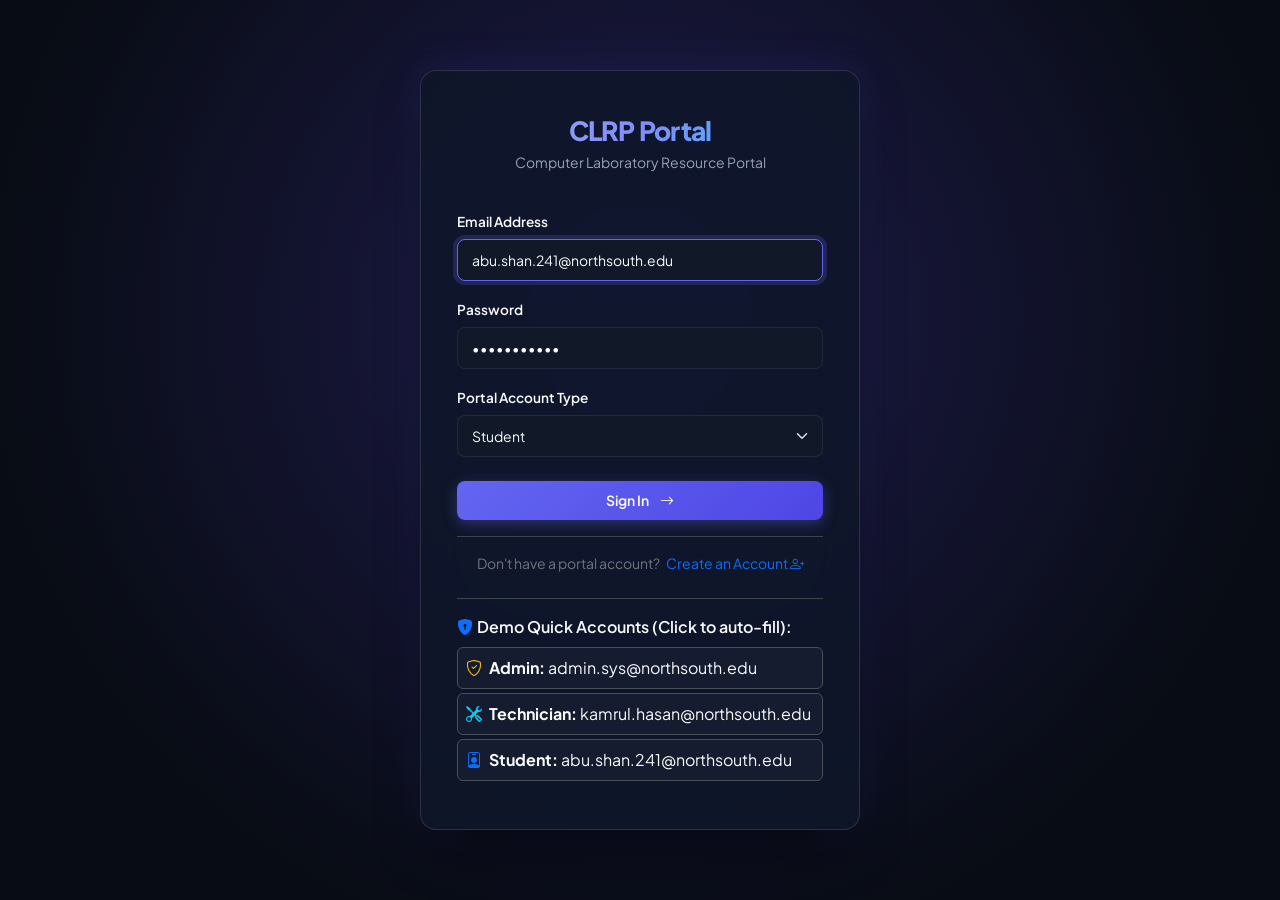
<file: index.html>
<!DOCTYPE html>
<html lang="en" data-bs-theme="dark">

<head>
    <meta charset="UTF-8">
    <meta name="viewport" content="width=device-width, initial-scale=1.0">
    <title>Login - Computer Laboratory Resource Portal</title>
    <link rel="preconnect" href="https://fonts.googleapis.com">
    <link rel="preconnect" href="https://fonts.gstatic.com" crossorigin>
    <link href="https://fonts.googleapis.com/css2?family=Plus+Jakarta+Sans:wght@300;400;500;600;700;800&display=swap" rel="stylesheet">
    <link href="https://cdn.jsdelivr.net/npm/bootstrap@5.3.3/dist/css/bootstrap.min.css" rel="stylesheet">
    <link rel="stylesheet" href="https://cdn.jsdelivr.net/npm/bootstrap-icons@1.11.3/font/bootstrap-icons.min.css">
    <link rel="stylesheet" href="assets/css/custom.css">
</head>

<body class="login-body">

    <div class="login-card">
        <div class="login-brand text-center">
            <h2>CLRP Portal</h2>
            <p>Computer Laboratory Resource Portal</p>
        </div>

        <div id="login-alert" class="alert alert-info py-2 px-3 mb-4 d-none align-items-center gap-2" style="font-size: 0.85rem;" role="alert">
            <i class="bi bi-info-circle-fill flex-shrink-0"></i>
            <div id="login-alert-msg">Logging in...</div>
        </div>

        <form id="loginForm" onsubmit="handleLogin(event)">
            <div class="mb-3">
                <label for="email" class="form-label">Email Address</label>
                <input type="email" class="form-control" id="email" name="email" value="abu.shan.241@northsouth.edu"
                    placeholder="user@northsouth.edu" required autofocus>
            </div>

            <div class="mb-3">
                <label for="password" class="form-label">Password</label>
                <input type="password" class="form-control" id="password" name="password" value="password123" placeholder="••••••••"
                    required>
            </div>

            <div class="mb-4">
                <label for="role" class="form-label">Portal Account Type</label>
                <select class="form-select" id="role" name="role">
                    <option value="auto">Auto-Detect Portal Role</option>
                    <option value="student" selected>Student</option>
                    <option value="technician">Technician</option>
                    <option value="admin">Administrator</option>
                </select>
            </div>

            <button type="submit" class="btn btn-primary-clrp w-100 py-2.5 mb-3">
                Sign In <i class="bi bi-arrow-right ms-1"></i>
            </button>
        </form>

        <div class="text-center pt-3 mb-3 border-top border-secondary-subtle" style="font-size: 0.875rem;">
            <span class="text-secondary">Don't have a portal account?</span>
            <a href="views/register.html" class="text-primary font-semibold text-decoration-none ms-1">
                Create an Account <i class="bi bi-person-plus"></i>
            </a>
        </div>

        <div class="mt-4 pt-3 border-top border-secondary-subtle demo-accounts-box">
            <div class="fw-semibold text-light-emphasis mb-2 d-flex align-items-center gap-1">
                <i class="bi bi-shield-lock-fill text-primary"></i> Demo Quick Accounts (Click to auto-fill):
            </div>
            <div class="demo-acc-item role-clickable p-2 mb-1 border rounded" style="cursor: pointer; background: rgba(255,255,255,0.03);" onclick="fillDemo('admin.sys@northsouth.edu', 'password123', 'admin')">
                <i class="bi bi-shield-check text-warning me-1"></i> <strong>Admin:</strong> admin.sys@northsouth.edu
            </div>
            <div class="demo-acc-item role-clickable p-2 mb-1 border rounded" style="cursor: pointer; background: rgba(255,255,255,0.03);" onclick="fillDemo('kamrul.hasan@northsouth.edu', 'password123', 'technician')">
                <i class="bi bi-tools text-info me-1"></i> <strong>Technician:</strong> kamrul.hasan@northsouth.edu
            </div>
            <div class="demo-acc-item role-clickable p-2 mb-1 border rounded" style="cursor: pointer; background: rgba(255,255,255,0.03);" onclick="fillDemo('abu.shan.241@northsouth.edu', 'password123', 'student')">
                <i class="bi bi-person-badge text-primary me-1"></i> <strong>Student:</strong> abu.shan.241@northsouth.edu
            </div>
        </div>
    </div>

    <!-- Bootstrap 5 JS Bundle -->
    <script src="https://cdn.jsdelivr.net/npm/bootstrap@5.3.3/dist/js/bootstrap.bundle.min.js"></script>
    <script>
        function fillDemo(email, password, role) {
            document.getElementById('email').value = email;
            document.getElementById('password').value = password;
            document.getElementById('role').value = role;
            
            const alertBox = document.getElementById('login-alert');
            const alertMsg = document.getElementById('login-alert-msg');
            alertBox.className = "alert alert-success py-2 px-3 mb-4 d-flex align-items-center gap-2";
            alertMsg.innerText = `Auto-filled demo account for ${role.toUpperCase()}. Click Sign In to continue!`;
        }

        function handleLogin(e) {
            e.preventDefault();
            const email = document.getElementById('email').value.toLowerCase();
            let role = document.getElementById('role').value;

            if (role === 'auto') {
                if (email.includes('admin')) role = 'admin';
                else if (email.includes('kamrul') || email.includes('tech')) role = 'technician';
                else role = 'student';
            }

            const alertBox = document.getElementById('login-alert');
            const alertMsg = document.getElementById('login-alert-msg');
            alertBox.className = "alert alert-info py-2 px-3 mb-4 d-flex align-items-center gap-2";
            alertMsg.innerText = "Signing in... Redirecting to portal dashboard.";

            setTimeout(() => {
                if (role === 'admin') {
                    window.location.href = 'views/admin/dashboard.html';
                } else if (role === 'technician') {
                    window.location.href = 'views/technician/dashboard.html';
                } else {
                    window.location.href = 'views/student/dashboard.html';
                }
            }, 600);
        }
    </script>
</body>

</html>
</file>
<file: assets/css/custom.css>
/* assets/css/custom.css - CLRP Modern Dark Design System */

@import url('https://fonts.googleapis.com/css2?family=Plus+Jakarta+Sans:wght@300;400;500;600;700;800&display=swap');

:root,
[data-bs-theme="dark"] {
  --font-family: 'Plus Jakarta Sans', -apple-system, BlinkMacSystemFont, 'Segoe UI', Roboto, sans-serif;
  
  /* Dark Color Palette */
  --bg-main: #080c14;
  --bg-surface: #0f172a;
  --bg-card: rgba(15, 23, 42, 0.85);
  --bg-card-solid: #0f172a;
  --bg-sidebar: #0b0f19;
  --bg-input: #111827;
  
  --border-color: rgba(255, 255, 255, 0.08);
  --border-hover: rgba(99, 102, 241, 0.35);
  --border-focus: #6366f1;
  
  --text-primary: #f8fafc;
  --text-secondary: #94a3b8;
  --text-muted: #64748b;
  
  /* Accent Colors */
  --primary: #6366f1;
  --primary-hover: #4f46e5;
  --primary-light: rgba(99, 102, 241, 0.15);
  --primary-glow: rgba(99, 102, 241, 0.35);
  
  --cyan: #06b6d4;
  --emerald: #10b981;
  --amber: #f59e0b;
  --rose: #f43f5e;
  
  --sidebar-width: 260px;
  
  color-scheme: dark;
}

[data-bs-theme="light"] {
  --bg-main: #f8fafc;
  --bg-surface: #ffffff;
  --bg-card: rgba(255, 255, 255, 0.95);
  --bg-card-solid: #ffffff;
  --bg-sidebar: #0f172a;
  --bg-input: #ffffff;
  
  --border-color: rgba(15, 23, 42, 0.12);
  --border-hover: rgba(99, 102, 241, 0.45);
  --border-focus: #4f46e5;
  
  --text-primary: #0f172a;
  --text-secondary: #475569;
  --text-muted: #64748b;
  
  --primary: #4f46e5;
  --primary-hover: #4338ca;
  --primary-light: rgba(79, 70, 229, 0.1);
  --primary-glow: rgba(79, 70, 229, 0.2);
  
  color-scheme: light;
}

/* Global Reset & Base Styles */
* {
  box-sizing: border-box;
}

body {
  font-family: var(--font-family);
  background-color: var(--bg-main);
  background-image: 
    radial-gradient(at 15% 15%, rgba(30, 27, 75, 0.4) 0px, transparent 50%),
    radial-gradient(at 85% 85%, rgba(15, 23, 42, 0.6) 0px, transparent 50%);
  background-attachment: fixed;
  color: var(--text-primary);
  margin: 0;
  padding: 0;
  -webkit-font-smoothing: antialiased;
  -moz-osx-font-smoothing: grayscale;
  scrollbar-color: #334155 #080c14;
  scrollbar-width: thin;
}

/* WebKit Scrollbar Styling */
@supports not (scrollbar-color: auto) {
  ::-webkit-scrollbar {
    width: 8px;
    height: 8px;
  }
  ::-webkit-scrollbar-track {
    background: #080c14;
  }
  ::-webkit-scrollbar-thumb {
    background: #334155;
    border-radius: 4px;
  }
  ::-webkit-scrollbar-thumb:hover {
    background: #475569;
  }
}

/* App Layout */
.app-wrapper {
  display: flex;
  min-height: 100vh;
}

/* Sidebar Navigation */
.app-sidebar {
  width: var(--sidebar-width);
  background-color: var(--bg-sidebar);
  color: #f8fafc;
  flex-shrink: 0;
  display: flex;
  flex-direction: column;
  border-right: 1px solid var(--border-color);
  box-shadow: 4px 0 24px rgba(0, 0, 0, 0.4);
  z-index: 10;
}

.sidebar-brand {
  padding: 1.75rem 1.5rem;
  border-bottom: 1px solid var(--border-color);
  background: linear-gradient(180deg, rgba(99, 102, 241, 0.08) 0%, transparent 100%);
}

.sidebar-brand h1 {
  font-size: 1.2rem;
  font-weight: 800;
  margin: 0;
  background: linear-gradient(135deg, #a5b4fc 0%, #818cf8 50%, #38bdf8 100%);
  -webkit-background-clip: text;
  background-clip: text;
  -webkit-text-fill-color: transparent;
  letter-spacing: -0.03em;
  display: flex;
  align-items: center;
  gap: 0.5rem;
}

.sidebar-brand h1::before {
  content: '';
  display: inline-block;
  width: 10px;
  height: 10px;
  background-color: var(--primary);
  border-radius: 50%;
  box-shadow: 0 0 10px var(--primary);
}

.sidebar-brand span {
  font-size: 0.75rem;
  color: var(--text-secondary);
  font-weight: 500;
  display: block;
  margin-top: 0.25rem;
  letter-spacing: 0.02em;
}

.sidebar-menu {
  list-style: none;
  padding: 1.25rem 0.75rem;
  margin: 0;
  flex-grow: 1;
  display: flex;
  flex-direction: column;
  gap: 0.35rem;
}

.sidebar-menu li a {
  display: flex;
  align-items: center;
  gap: 0.85rem;
  padding: 0.8rem 1rem;
  color: #94a3b8;
  text-decoration: none;
  font-size: 0.875rem;
  font-weight: 600;
  border-radius: 0.6rem;
  transition: all 0.2s cubic-bezier(0.4, 0, 0.2, 1);
  position: relative;
}

.sidebar-menu li a i {
  font-size: 1.1rem;
  transition: transform 0.2s ease, color 0.2s ease;
}

.sidebar-menu li a:hover {
  background-color: rgba(255, 255, 255, 0.05);
  color: #f1f5f9;
}

.sidebar-menu li a:hover i {
  transform: translateX(2px);
  color: var(--primary);
}

.sidebar-menu li a.active {
  background: linear-gradient(135deg, rgba(99, 102, 241, 0.25) 0%, rgba(99, 102, 241, 0.1) 100%);
  color: #ffffff;
  border: 1px solid rgba(99, 102, 241, 0.4);
  box-shadow: 0 4px 14px rgba(99, 102, 241, 0.2);
}

.sidebar-menu li a.active i {
  color: #818cf8;
}

.sidebar-footer {
  padding: 1.25rem;
  border-top: 1px solid var(--border-color);
  background-color: rgba(0, 0, 0, 0.2);
}

.user-profile {
  display: flex;
  align-items: center;
  justify-content: space-between;
  gap: 0.75rem;
}

.user-info {
  line-height: 1.3;
  overflow: hidden;
}

.user-info .user-name {
  font-size: 0.875rem;
  font-weight: 700;
  color: #f8fafc;
  white-space: nowrap;
  text-overflow: ellipsis;
  overflow: hidden;
}

.user-info .user-role {
  font-size: 0.75rem;
  color: #94a3b8;
  font-weight: 500;
  text-transform: capitalize;
}

.btn-logout {
  color: #f87171;
  background: rgba(248, 113, 113, 0.1);
  border: 1px solid rgba(248, 113, 113, 0.25);
  border-radius: 0.5rem;
  padding: 0.45rem 0.65rem;
  font-size: 0.85rem;
  text-decoration: none;
  transition: all 0.2s ease;
  display: flex;
  align-items: center;
  justify-content: center;
}

.btn-logout:hover {
  background-color: #ef4444;
  color: #ffffff;
  border-color: #ef4444;
  box-shadow: 0 0 12px rgba(239, 68, 68, 0.4);
}

/* Main Content Area */
.app-content {
  flex-grow: 1;
  padding: 2.25rem 2.75rem;
  overflow-y: auto;
  max-width: calc(100vw - var(--sidebar-width));
}

.page-header {
  margin-bottom: 2rem;
  display: flex;
  align-items: center;
  justify-content: space-between;
  padding-bottom: 1.25rem;
  border-bottom: 1px solid var(--border-color);
}

.page-header h2 {
  font-size: 1.65rem;
  font-weight: 800;
  color: var(--text-primary);
  margin: 0;
  letter-spacing: -0.03em;
}

.page-header p {
  color: var(--text-secondary);
  margin: 0.35rem 0 0 0;
  font-size: 0.925rem;
}

/* Modern Dark Stat Cards */
.stat-card {
  background: linear-gradient(145deg, rgba(15, 23, 42, 0.95), rgba(24, 33, 54, 0.7));
  backdrop-filter: blur(12px);
  border: 1px solid var(--border-color);
  border-radius: 0.85rem;
  padding: 1.35rem 1.5rem;
  box-shadow: 0 4px 20px -2px rgba(0, 0, 0, 0.3);
  transition: transform 0.25s ease, border-color 0.25s ease, box-shadow 0.25s ease;
  position: relative;
  overflow: hidden;
}

.stat-card::before {
  content: '';
  position: absolute;
  top: 0;
  left: 0;
  right: 0;
  height: 3px;
  background: linear-gradient(90deg, var(--primary), var(--cyan));
  opacity: 0.8;
}

.stat-card:hover {
  transform: translateY(-4px);
  border-color: var(--border-hover);
  box-shadow: 0 12px 28px -6px rgba(0, 0, 0, 0.5), 0 0 18px rgba(99, 102, 241, 0.15);
}

.stat-card .stat-title {
  font-size: 0.775rem;
  font-weight: 700;
  color: var(--text-secondary);
  text-transform: uppercase;
  letter-spacing: 0.06em;
  margin-bottom: 0.6rem;
}

.stat-card .stat-value {
  font-size: 2.1rem;
  font-weight: 800;
  color: #ffffff;
  line-height: 1.1;
  letter-spacing: -0.03em;
}

.stat-card .stat-desc {
  font-size: 0.8rem;
  color: var(--text-muted);
  margin-top: 0.5rem;
}

/* Status Badges - Dark Glowing */
.status-badge {
  display: inline-flex;
  align-items: center;
  gap: 0.35rem;
  padding: 0.3rem 0.75rem;
  border-radius: 9999px;
  font-size: 0.75rem;
  font-weight: 700;
  line-height: 1;
  letter-spacing: 0.02em;
  border: 1px solid transparent;
}

.badge-available {
  background-color: rgba(16, 185, 129, 0.12);
  color: #34d399;
  border-color: rgba(52, 211, 153, 0.3);
  box-shadow: 0 0 10px rgba(52, 211, 153, 0.15);
}

.badge-pending {
  background-color: rgba(245, 158, 11, 0.12);
  color: #fbbf24;
  border-color: rgba(251, 191, 36, 0.3);
  box-shadow: 0 0 10px rgba(251, 191, 36, 0.15);
}

.badge-maintenance {
  background-color: rgba(244, 63, 94, 0.12);
  color: #f87171;
  border-color: rgba(248, 113, 113, 0.3);
  box-shadow: 0 0 10px rgba(248, 113, 113, 0.15);
}

.badge-neutral {
  background-color: rgba(148, 163, 184, 0.12);
  color: #cbd5e1;
  border-color: rgba(203, 213, 225, 0.2);
}

/* Data Tables */
.table-custom-container {
  background: var(--bg-card);
  backdrop-filter: blur(16px);
  border: 1px solid var(--border-color);
  border-radius: 0.85rem;
  overflow: hidden;
  box-shadow: 0 8px 30px rgba(0, 0, 0, 0.35);
}

.table-custom {
  width: 100%;
  border-collapse: collapse;
  margin: 0;
  font-size: 0.875rem;
  color: var(--text-primary);
}

.table-custom th {
  background-color: #0b0f19;
  color: var(--text-secondary);
  font-weight: 700;
  text-transform: uppercase;
  font-size: 0.75rem;
  letter-spacing: 0.05em;
  padding: 1rem 1.35rem;
  border-bottom: 1px solid var(--border-color);
  text-align: left;
}

.table-custom td {
  padding: 1.05rem 1.35rem;
  border-bottom: 1px solid var(--border-color);
  color: #e2e8f0;
  vertical-align: middle;
}

.table-custom tbody tr {
  transition: background-color 0.15s ease;
}

.table-custom tbody tr:last-child td {
  border-bottom: none;
}

.table-custom tbody tr:hover {
  background-color: rgba(99, 102, 241, 0.06);
}

/* Scrollable Table Viewport */
.table-scrollable {
  max-height: 540px;
  overflow-y: auto;
  overflow-x: auto;
  --scrollbar-thumb: rgba(99, 102, 241, 0.4);
  --scrollbar-track: rgba(15, 23, 42, 0.2);
  scrollbar-width: thin;
  scrollbar-color: var(--scrollbar-thumb) var(--scrollbar-track);
}

.table-scrollable:hover {
  --scrollbar-thumb: rgba(99, 102, 241, 0.7);
}

.table-scrollable .table-custom th {
  position: sticky;
  top: 0;
  z-index: 10;
  box-shadow: 0 1px 0 var(--border-color);
}

[data-bs-theme="light"] .table-scrollable {
  --scrollbar-thumb: rgba(99, 102, 241, 0.3);
  --scrollbar-track: rgba(0, 0, 0, 0.03);
}

[data-bs-theme="light"] .table-scrollable:hover {
  --scrollbar-thumb: rgba(99, 102, 241, 0.6);
}

[data-bs-theme="light"] .table-scrollable .table-custom th {
  box-shadow: 0 1px 0 rgba(0, 0, 0, 0.08);
}

@supports not (scrollbar-color: auto) {
  .table-scrollable::-webkit-scrollbar {
    width: 6px;
    height: 6px;
  }
  .table-scrollable::-webkit-scrollbar-thumb {
    background: var(--scrollbar-thumb);
    border-radius: 4px;
  }
  .table-scrollable::-webkit-scrollbar-track {
    background: var(--scrollbar-track);
  }
}

/* Cards & Content Containers */
.content-card {
  background: var(--bg-card);
  backdrop-filter: blur(16px);
  border: 1px solid var(--border-color);
  border-radius: 0.85rem;
  padding: 1.75rem;
  margin-bottom: 1.75rem;
  box-shadow: 0 8px 30px rgba(0, 0, 0, 0.35);
}

.content-card .card-title {
  font-size: 1.15rem;
  font-weight: 700;
  color: var(--text-primary);
  margin-bottom: 1.25rem;
  letter-spacing: -0.02em;
}

/* Software Tags */
.software-tag {
  display: inline-block;
  background-color: rgba(99, 102, 241, 0.12);
  color: #a5b4fc;
  font-size: 0.775rem;
  font-weight: 600;
  padding: 0.25rem 0.6rem;
  border-radius: 0.375rem;
  margin-right: 0.35rem;
  margin-bottom: 0.35rem;
  border: 1px solid rgba(99, 102, 241, 0.25);
}

/* Custom Buttons */
.btn-primary-clrp {
  background: linear-gradient(135deg, #6366f1 0%, #4f46e5 100%);
  color: #ffffff !important;
  font-weight: 600;
  font-size: 0.875rem;
  padding: 0.55rem 1.15rem;
  border-radius: 0.5rem;
  border: none;
  box-shadow: 0 4px 14px rgba(99, 102, 241, 0.35);
  transition: all 0.2s ease;
  display: inline-flex;
  align-items: center;
  justify-content: center;
  gap: 0.4rem;
}

.btn-primary-clrp:hover {
  background: linear-gradient(135deg, #4f46e5 0%, #4338ca 100%);
  box-shadow: 0 6px 20px rgba(99, 102, 241, 0.5);
  transform: translateY(-1px);
}

.btn-outline-clrp {
  background-color: rgba(255, 255, 255, 0.03);
  color: var(--text-primary);
  font-weight: 600;
  font-size: 0.875rem;
  padding: 0.55rem 1.15rem;
  border-radius: 0.5rem;
  border: 1px solid var(--border-color);
  transition: all 0.2s ease;
  display: inline-flex;
  align-items: center;
  justify-content: center;
}

.btn-outline-clrp:hover {
  background-color: rgba(255, 255, 255, 0.08);
  border-color: rgba(255, 255, 255, 0.2);
  color: #ffffff;
}

/* Login Page Styling */
.login-body {
  min-height: 100vh;
  display: flex;
  align-items: center;
  justify-content: center;
  background: radial-gradient(circle at 50% 35%, #1e1b4b 0%, #080c14 75%);
  padding: 1.5rem;
}

.login-card {
  width: 100%;
  max-width: 440px;
  background: rgba(15, 23, 42, 0.85);
  backdrop-filter: blur(20px);
  border: 1px solid rgba(255, 255, 255, 0.12);
  border-radius: 1rem;
  padding: 2.75rem 2.25rem;
  box-shadow: 0 25px 50px -12px rgba(0, 0, 0, 0.7), 0 0 40px rgba(99, 102, 241, 0.15);
}

.login-brand {
  text-align: center;
  margin-bottom: 2.25rem;
}

.login-brand h2 {
  font-size: 1.65rem;
  font-weight: 800;
  background: linear-gradient(135deg, #a5b4fc 0%, #818cf8 50%, #38bdf8 100%);
  -webkit-background-clip: text;
  background-clip: text;
  -webkit-text-fill-color: transparent;
  margin-bottom: 0.35rem;
  letter-spacing: -0.03em;
}

.login-brand p {
  color: var(--text-secondary);
  font-size: 0.875rem;
  margin: 0;
}

/* Form Controls Dark Theme */
.form-label {
  font-size: 0.85rem;
  font-weight: 600;
  color: var(--text-primary);
  margin-bottom: 0.4rem;
}

.form-control, .form-select {
  background-color: var(--bg-input) !important;
  border: 1px solid var(--border-color) !important;
  border-radius: 0.5rem !important;
  padding: 0.6rem 0.85rem !important;
  font-size: 0.875rem !important;
  color: var(--text-primary) !important;
  transition: border-color 0.2s ease, box-shadow 0.2s ease !important;
}

.form-control::placeholder {
  color: #64748b !important;
}

.form-control:focus, .form-select:focus {
  border-color: var(--primary) !important;
  box-shadow: 0 0 0 4px rgba(99, 102, 241, 0.2) !important;
  outline: none !important;
}

/* Nav Pills / Tabs */
.nav-pills-clrp .nav-link {
  color: var(--text-secondary);
  font-size: 0.875rem;
  font-weight: 600;
  border-radius: 0.5rem;
  padding: 0.6rem 1.1rem;
  transition: all 0.2s ease;
}

.nav-pills-clrp .nav-link:hover {
  color: #ffffff;
  background-color: rgba(255, 255, 255, 0.05);
}

.nav-pills-clrp .nav-link.active {
  background-color: var(--primary-light);
  color: #818cf8;
  border: 1px solid rgba(99, 102, 241, 0.3);
  font-weight: 700;
}

/* Bootstrap Dark overrides & list groups */
.list-group-item {
  background-color: rgba(15, 23, 42, 0.6);
  border-color: var(--border-color);
  color: var(--text-primary);
}

.list-group-item:hover {
  background-color: rgba(99, 102, 241, 0.08);
}

.modal-content {
  background-color: #0f172a;
  border: 1px solid rgba(255, 255, 255, 0.12);
  box-shadow: 0 20px 40px rgba(0, 0, 0, 0.6);
}

.modal-header, .modal-footer {
  border-color: var(--border-color);
}

/* Role Selector Group */
.role-selector-group .btn-outline-secondary {
  border-color: rgba(255, 255, 255, 0.12);
  color: var(--text-secondary);
  font-size: 0.85rem;
  font-weight: 600;
  background-color: rgba(0, 0, 0, 0.2);
  transition: all 0.2s ease;
}

.role-selector-group .btn-outline-secondary:hover {
  background-color: rgba(255, 255, 255, 0.08);
  color: #ffffff;
}

.role-selector-group .btn-check:checked + .btn-outline-secondary {
  background: linear-gradient(135deg, rgba(99, 102, 241, 0.3) 0%, rgba(99, 102, 241, 0.15) 100%);
  border-color: var(--primary);
  color: #818cf8;
  box-shadow: 0 0 12px rgba(99, 102, 241, 0.25);
}

/* Theme Toggle Button Styles */
.theme-toggle-btn {
  background: rgba(255, 255, 255, 0.08);
  border: 1px solid var(--border-color);
  color: var(--text-primary);
  padding: 0.45rem 0.8rem;
  border-radius: 0.5rem;
  font-size: 0.875rem;
  font-weight: 600;
  display: inline-flex;
  align-items: center;
  gap: 0.45rem;
  cursor: pointer;
  transition: all 0.2s cubic-bezier(0.4, 0, 0.2, 1);
  backdrop-filter: blur(8px);
}

.theme-toggle-btn:hover {
  background: rgba(99, 102, 241, 0.15);
  border-color: var(--primary);
  color: var(--primary);
  transform: translateY(-1px);
}

.theme-toggle-btn i.theme-icon {
  font-size: 1rem;
  transition: transform 0.3s ease, color 0.2s ease;
}

.theme-toggle-btn:hover i.theme-icon {
  transform: rotate(15deg) scale(1.1);
}

.sidebar-theme-toggle {
  margin-right: 0.25rem;
  padding: 0.45rem 0.65rem;
}

.auth-theme-toggle {
  position: fixed;
  top: 1.25rem;
  right: 1.25rem;
  z-index: 1000;
  box-shadow: 0 4px 14px rgba(0, 0, 0, 0.25);
}

/* Light Theme Component Overrides */
[data-bs-theme="light"] body {
  background-color: var(--bg-main);
  background-image: 
    radial-gradient(at 15% 15%, rgba(224, 231, 255, 0.6) 0px, transparent 50%),
    radial-gradient(at 85% 85%, rgba(241, 245, 249, 0.8) 0px, transparent 50%);
  color: var(--text-primary);
  scrollbar-color: #cbd5e1 #f1f5f9;
}

[data-bs-theme="light"] .login-body {
  background: radial-gradient(circle at 50% 35%, #e0e7ff 0%, #f1f5f9 75%);
}

[data-bs-theme="light"] .login-card {
  background: rgba(255, 255, 255, 0.92);
  border: 1px solid rgba(0, 0, 0, 0.12);
  box-shadow: 0 25px 50px -12px rgba(15, 23, 42, 0.12), 0 0 30px rgba(99, 102, 241, 0.1);
}

[data-bs-theme="light"] .stat-card {
  background: linear-gradient(145deg, #ffffff, #f8fafc);
  border-color: rgba(0, 0, 0, 0.08);
  box-shadow: 0 4px 20px -2px rgba(15, 23, 42, 0.06);
}

[data-bs-theme="light"] .stat-card .stat-value {
  color: #0f172a;
}

[data-bs-theme="light"] .table-custom-container {
  background: #ffffff;
  border-color: rgba(0, 0, 0, 0.08);
  box-shadow: 0 8px 30px rgba(15, 23, 42, 0.05);
}

[data-bs-theme="light"] .table-custom th {
  background-color: #f1f5f9;
  color: #475569;
  border-color: rgba(0, 0, 0, 0.08);
}

[data-bs-theme="light"] .table-custom td {
  color: #1e293b;
  border-color: rgba(0, 0, 0, 0.06);
}

[data-bs-theme="light"] .table-custom tbody tr:hover {
  background-color: rgba(99, 102, 241, 0.04);
}

[data-bs-theme="light"] .content-card {
  background: #ffffff;
  border-color: rgba(0, 0, 0, 0.08);
  box-shadow: 0 8px 30px rgba(15, 23, 42, 0.05);
}

[data-bs-theme="light"] .form-control,
[data-bs-theme="light"] .form-select {
  background-color: #ffffff !important;
  border-color: #cbd5e1 !important;
  color: #0f172a !important;
}

[data-bs-theme="light"] .form-control::placeholder {
  color: #94a3b8 !important;
}

[data-bs-theme="light"] .modal-content {
  background-color: #ffffff;
  border-color: rgba(0, 0, 0, 0.12);
  box-shadow: 0 20px 40px rgba(15, 23, 42, 0.18);
  color: #0f172a;
}

[data-bs-theme="light"] .list-group-item {
  background-color: #ffffff;
  border-color: rgba(0, 0, 0, 0.08);
  color: #0f172a;
}

[data-bs-theme="light"] .role-selector-group .btn-outline-secondary {
  border-color: #cbd5e1;
  color: #475569;
  background-color: #f8fafc;
}

[data-bs-theme="light"] .role-selector-group .btn-outline-secondary:hover {
  background-color: #e2e8f0;
  color: #0f172a;
}
</file>
